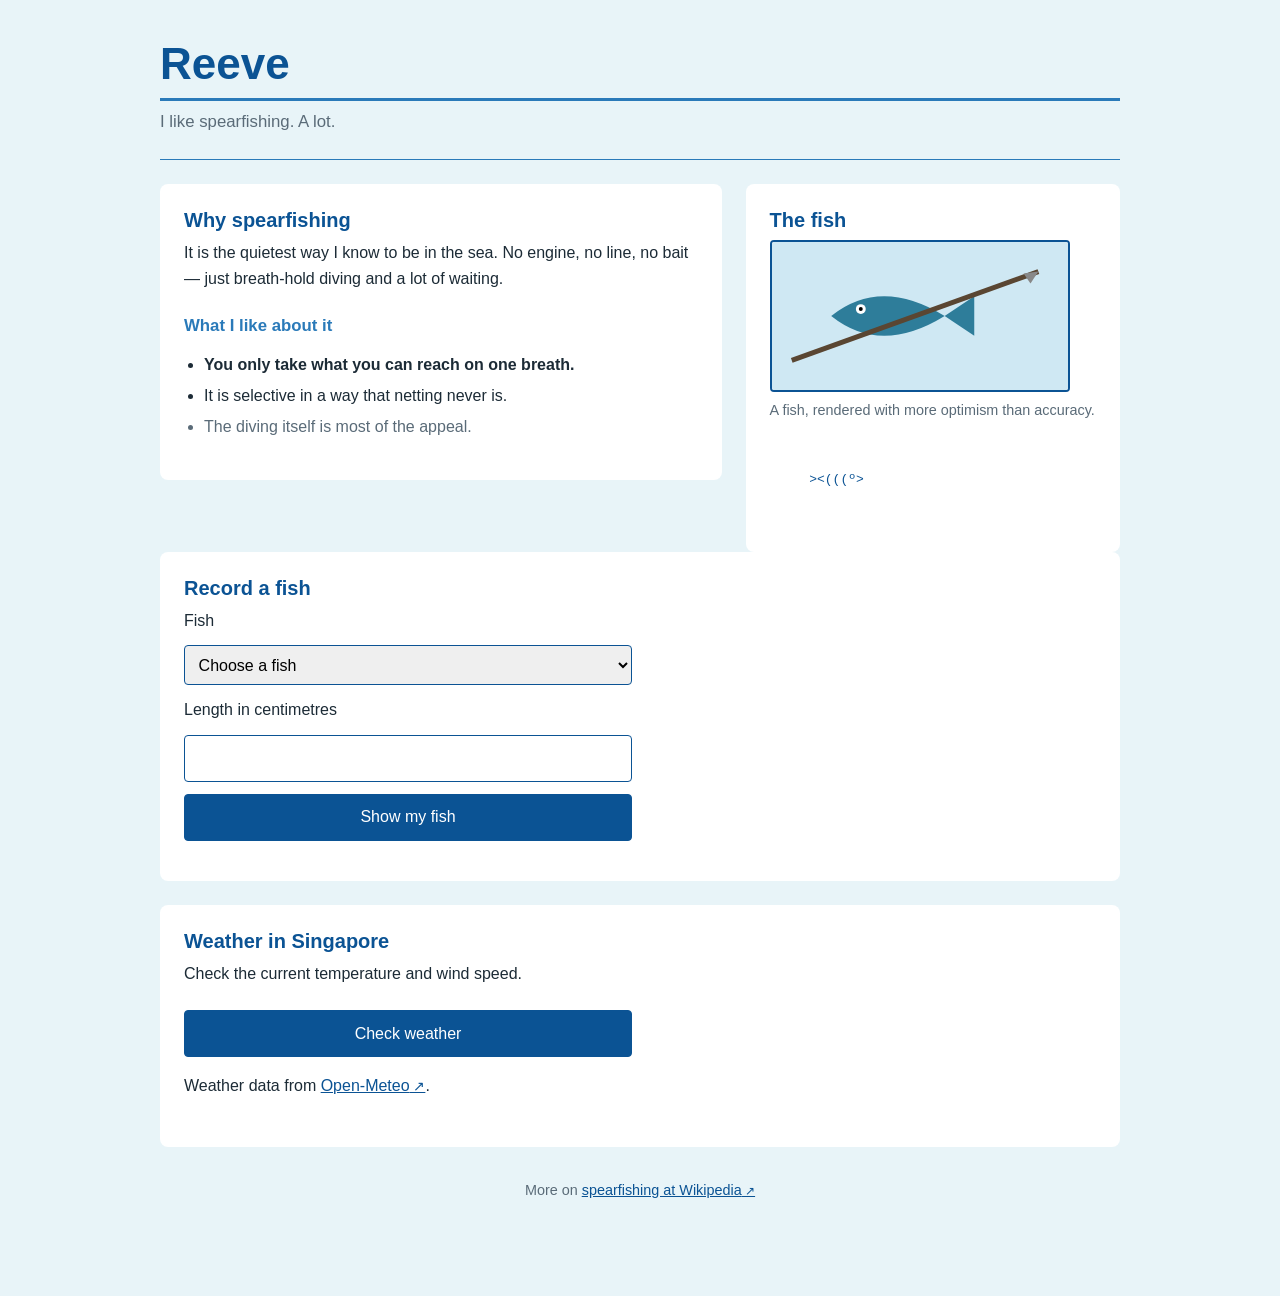
<file: index.html>
<!DOCTYPE html>
<html lang="en">
<head>
  <meta charset="UTF-8">
  <meta name="viewport" content="width=device-width, initial-scale=1">
  <title>Reeve — Spearfishing</title>
  <link rel="stylesheet" href="styles.css">
  <script src="script.js" defer></script>
</head>
<body>

<a class="skip-link" href="#main">Skip to main content</a>

<div class="wrapper">

  <header>
    <h1 id="site-title">Reeve</h1>
    <p class="intro">I like spearfishing. A lot.</p>
  </header>

  <hr>

  <main id="main">
    <div class="content">

      <section class="card">
        <h2>Why spearfishing</h2>
        <p>
          It is the quietest way I know to be in the sea. No engine, no line,
          no bait — just breath-hold diving and a lot of waiting.
        </p>
        <h3>What I like about it</h3>
        <ul class="facts">
          <li>You only take what you can reach on one breath.</li>
          <li>It is selective in a way that netting never is.</li>
          <li>The diving itself is most of the appeal.</li>
        </ul>
      </section>

      <section class="card">
        <h2>The fish</h2>
        <figure>
          <img src="fish.svg" alt="Simple line drawing of a fish, seen from the side"
               width="300" height="150">
          <figcaption>A fish, rendered with more optimism than accuracy.</figcaption>
        </figure>
        <pre aria-label="ASCII art of a fish">  &gt;&lt;(((º&gt;</pre>
      </section>

    </div>
    <!-- Form added with OpenAI Codex assistance, 20 October 2026. -->
    <section class="card">
      <h2>Record a fish</h2>
      <form id="fish-form">
        <label for="fish-name">Fish</label>
        <select id="fish-name" name="fish" required>
          <option value="">Choose a fish</option>
          <option value="mackerel">Mackerel</option>
          <option value="bass">Bass</option>
          <option value="pollock">Pollock</option>
        </select>

        <label for="fish-length">Length in centimetres</label>
        <input id="fish-length" name="length" type="number" min="1" max="500" step="1" required>

        <button type="submit">Show my fish</button>
      </form>
      <p id="fish-result" role="status"></p>
      <noscript>Turn on JavaScript to show your fish summary.</noscript>
    </section>
    <section class="card weather-card">
      <h2>Weather in Singapore</h2>
      <p>Check the current temperature and wind speed.</p>
      <button id="weather-button" type="button">Check weather</button>
      <p id="weather-status" role="status"></p>

      <p>Weather data from <a href="https://open-meteo.com/">Open-Meteo</a>.</p>
    </section>
  </main>

  <footer>
    <p>
      More on
      <a href="https://en.wikipedia.org/wiki/Spearfishing">spearfishing at Wikipedia</a>
    </p>
  </footer>

</div>

</body>
</html>
</file>
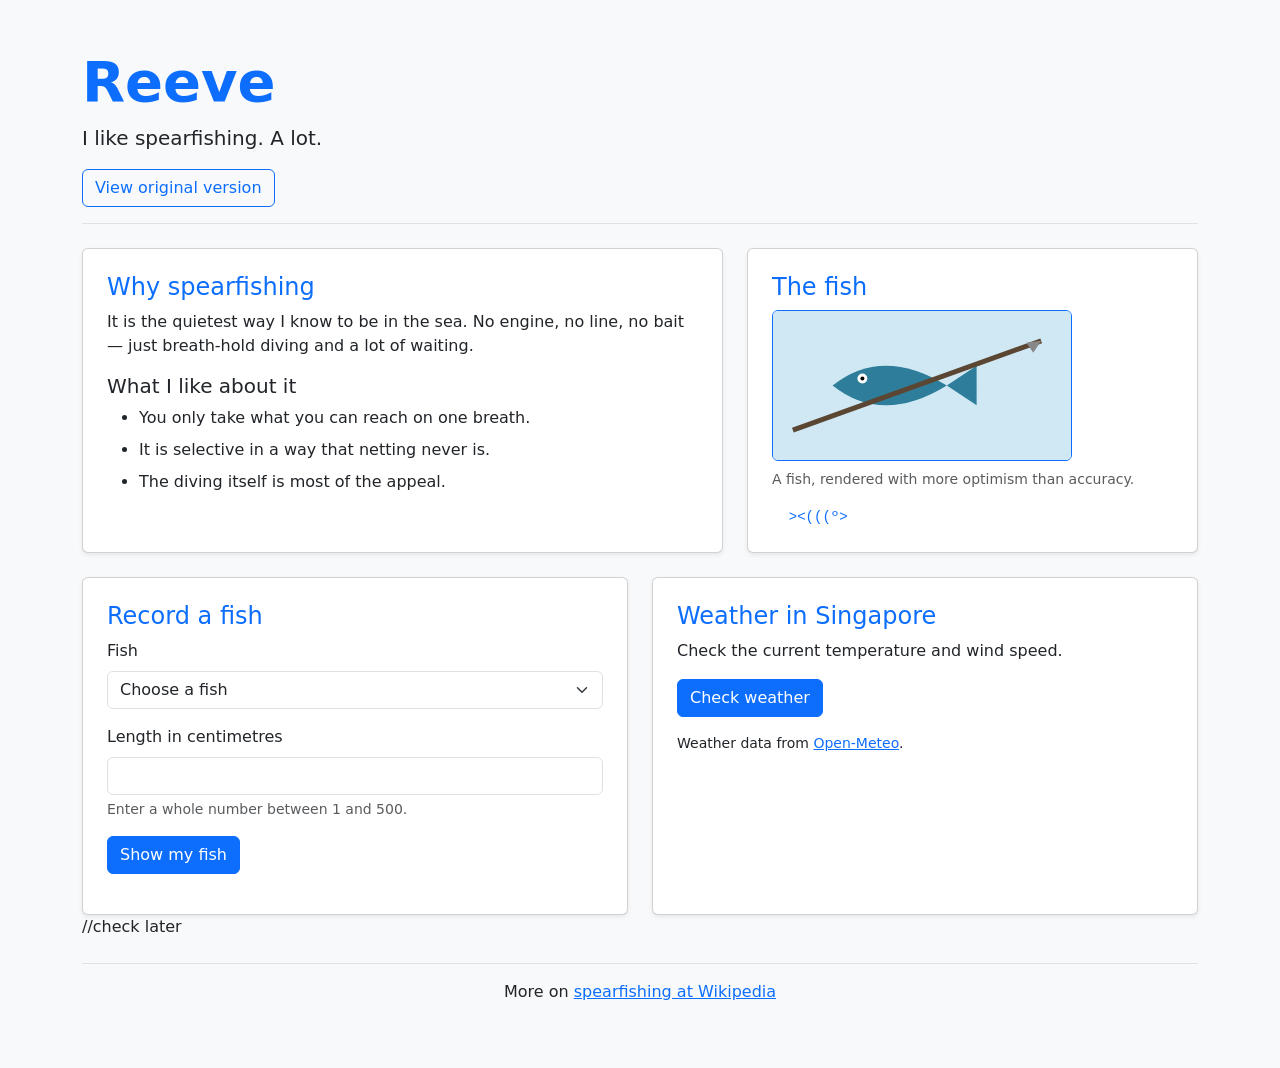
<file: bootstrap/index.html>
<!DOCTYPE html>
<html lang="en">
<head>
  <meta charset="UTF-8">
  <meta name="viewport" content="width=device-width, initial-scale=1">
  <title>Reeve — Bootstrap Spearfishing...</title>
  <link href="https://cdn.jsdelivr.net/npm/bootstrap@5.3.8/dist/css/bootstrap.min.css" rel="stylesheet" integrity="sha384-sRIl4kxILFvY47J16cr9ZwB07vP4J8+LH7qKQnuqkuIAvNWLzeN8tE5YBujZqJLB" crossorigin="anonymous">
  <script src="script.js" defer></script>
</head>


<body class="bg-body-tertiary">
  <a class="visually-hidden-focusable d-inline-block p-3" href="#main">Skip to main content</a>
  <div class="container py-4 py-md-5">
    <header class="border-bottom pb-3 mb-4">
      <h1 class="display-4 fw-bold text-primary">Reeve</h1>
      <p class="lead">I like spearfishing. A lot.</p>
      <a href="../" class="btn btn-outline-primary">View original version</a>
    </header>

    <main id="main" tabindex="-1">
      <div class="row g-4">
        <div class="col-12 col-md-7">
          <section class="card h-100 shadow-sm">
            <div class="card-body p-4">
              <h2 class="h4 text-primary">Why spearfishing</h2>
              <p>It is the quietest way I know to be in the sea. No engine, no line, no bait — just breath-hold diving and a lot of waiting.</p>
              <h3 class="h5">What I like about it</h3>
              <ul class="mb-0">
                <li class="mb-2">You only take what you can reach on one breath.</li>
                <li class="mb-2">It is selective in a way that netting never is.</li>
                <li>The diving itself is most of the appeal.</li>
              </ul>
            </div>
          </section>
        </div>
        <div class="col-12 col-md-5">
          <section class="card h-100 shadow-sm">
            <div class="card-body p-4">
              <h2 class="h4 text-primary">The fish</h2>
              <figure class="figure mb-0">
                <img class="figure-img img-fluid rounded border border-primary" src="fish.svg" alt="Simple line drawing of a fish, seen from the side" width="300" height="150">
                <figcaption class="figure-caption">A fish, rendered with more optimism than accuracy.</figcaption>
              </figure>
              <pre class="text-primary mt-3 mb-0" aria-label="ASCII art of a fish">  &gt;&lt;(((º&gt;</pre>
            </div>
          </section>
        </div>
        <div class="col-12 col-lg-6">
          <section class="card h-100 shadow-sm">
            <div class="card-body p-4">
              <h2 class="h4 text-primary">Record a fish</h2>
              <form id="fish-form">
                <div class="mb-3">
                  <label class="form-label" for="fish-name">Fish</label>
                  <select class="form-select" id="fish-name" name="fish" required>
                    <option value="">Choose a fish</option>
                    <option value="mackerel">Mackerel</option>
                    <option value="bass">Bass</option>
                    <option value="pollock">Pollock</option>
                  </select>
                </div>
                <div class="mb-3">
                  <label class="form-label" for="fish-length">Length in centimetres</label>
                  <input class="form-control" id="fish-length" name="length" type="number" min="1" max="500" step="1" aria-describedby="length-help" required>
                  <div id="length-help" class="form-text">Enter a whole number between 1 and 500.</div>
                </div>
                <button class="btn btn-primary" type="submit">Show my fish</button>
              </form>
              <p id="fish-result" class="mt-3 mb-0" role="status"></p>
            </div>
          </section>
        </div>
        <div class="col-12 col-lg-6">
          <section class="card h-100 shadow-sm">
            <div class="card-body p-4">
              <h2 class="h4 text-primary">Weather in Singapore</h2>
              <p>Check the current temperature and wind speed.</p>
              <button class="btn btn-primary" id="weather-button" type="button">Check weather</button>
              <p id="weather-status" class="mt-3" role="status"></p>
              <p class="small mb-0">Weather data from <a href="https://open-meteo.com/">Open-Meteo</a>.</p>
            </div>
          </section>
        </div>
      </div>
      <noscript><p class="alert alert-warning mt-4">Turn on JavaScript to use the fish summary and weather features.</p></noscript>
    </main>
    //check later
    <footer class="text-center mt-4 pt-3 border-top">
      <p>More on <a href="https://en.wikipedia.org/wiki/Spearfishing">spearfishing at Wikipedia</a></p>
    </footer>
  </div>
</body>
</html>
</file>
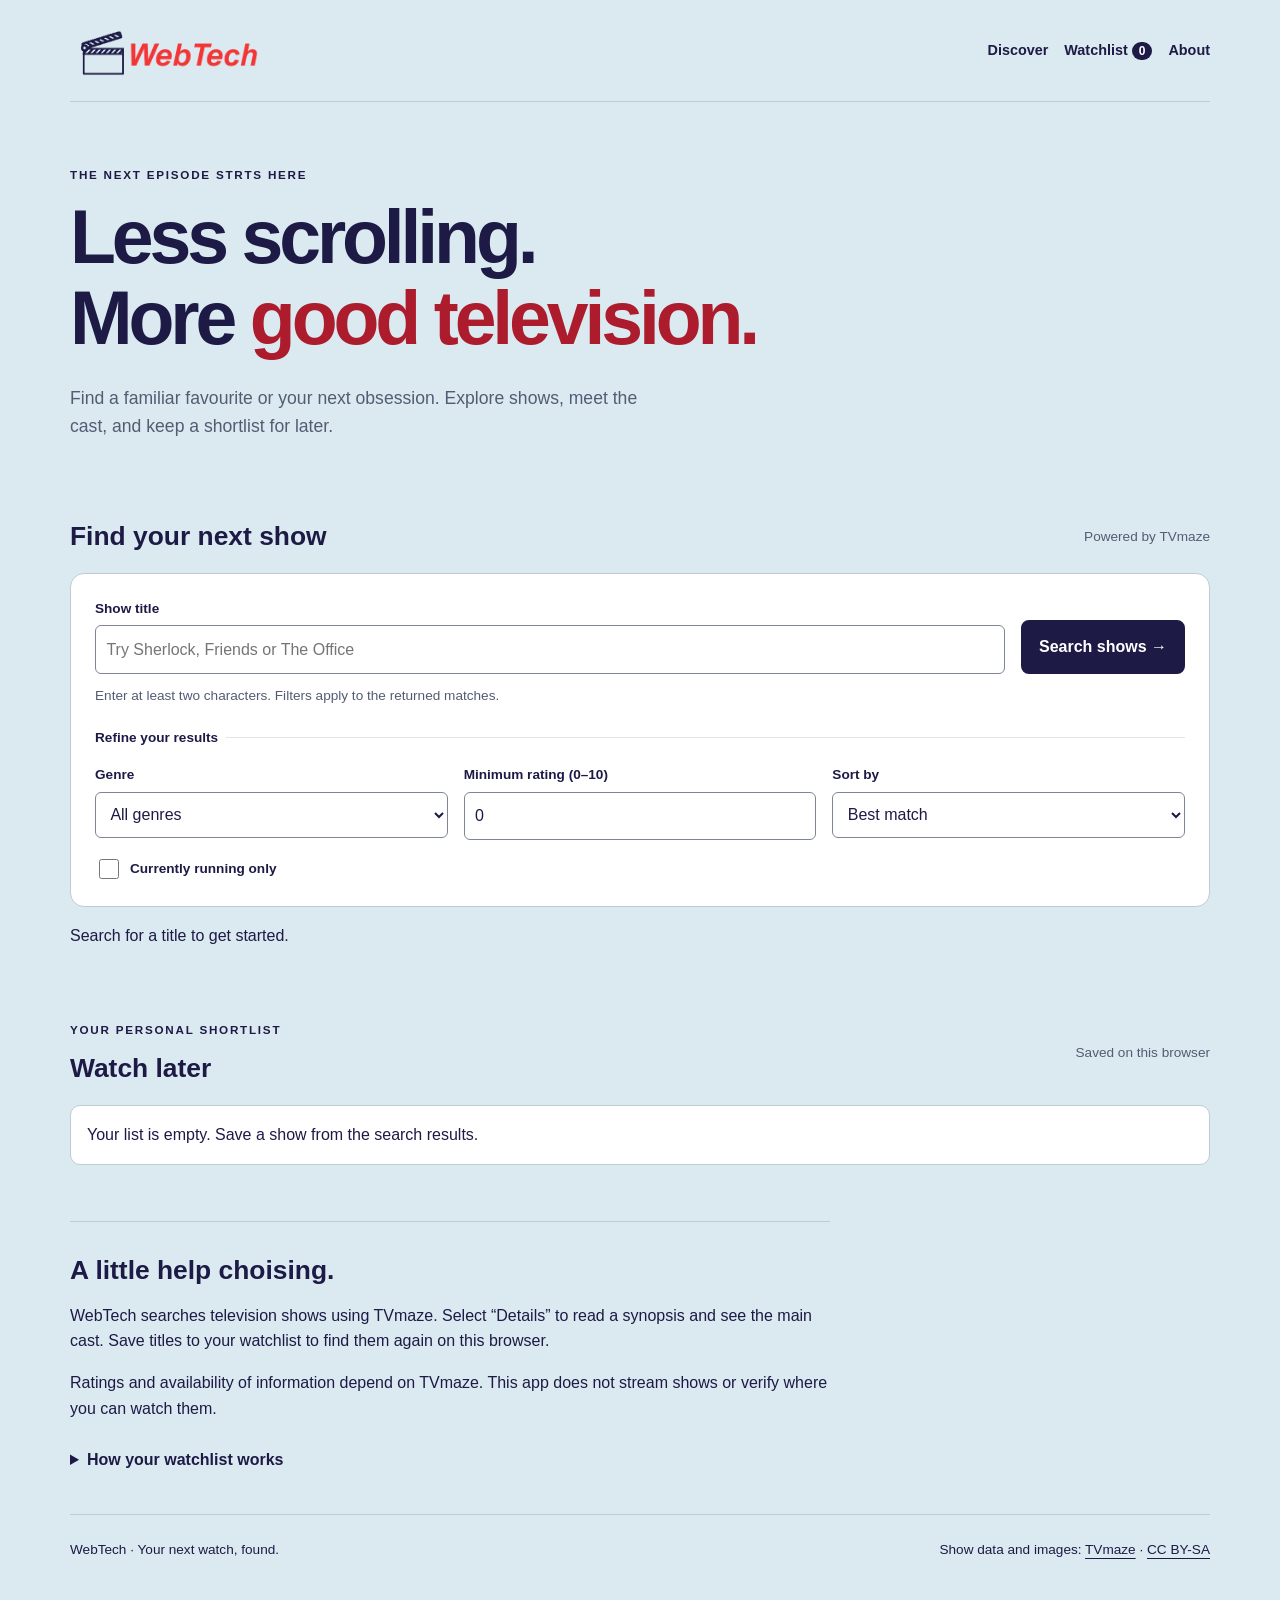
<file: webtech/index.html>
<!doctype html>
<html lang="en">
<head>
<meta charset="utf-8">
<meta name="viewport" content="width=device-width, initial-scale=1">
<meta name="description" content="Find television shows, explore their casts, and build a personal watchlist with WebTech.">
<title>WebTech | Find your next show</title>
<link rel="stylesheet" href="styles.css">
<script src="app.js" defer></script>
</head>
<body>
<a class="skip-link" href="#main">Skip to main content</a>
<header class="site-header wrap">
<a href="./" aria-label="WebTech home"><img class="logo" src="logo.png" width="468" height="146" alt="WebTech"></a>
<nav aria-label="Main navigation"><a href="#discover">Discover</a><a href="#watchlist">Watchlist <span id="saved-count">0</span></a><a href="#about">About</a></nav>
</header>
<main id="main" tabindex="-1" class="wrap">
<section class="hero" aria-labelledby="hero-title">
<p class="eyebrow">THE NEXT EPISODE STRTS HERE</p>
<h1 id="hero-title">Less scrolling.<br>More <em>good television.</em></h1>
<p class="hero-copy">Find a familiar favourite or your next obsession. Explore shows, meet the cast, and keep a shortlist for later.</p>
</section>
<section id="discover" aria-labelledby="search-title">
<div class="section-heading"><h2 id="search-title">Find your next show</h2><span class="subtle">Powered by TVmaze</span></div>
<form id="search-form" class="search-panel">
<div class="search-row"><div class="field grow"><label for="query">Show title</label><input id="query" name="query" type="search" placeholder="Try Sherlock, Friends or The Office" minlength="2" maxlength="80" required aria-describedby="search-help"></div><button id="search-button" type="submit">Search shows <span aria-hidden="true">→</span></button></div>
<p id="search-help" class="hint">Enter at least two characters. Filters apply to the returned matches.</p>
<fieldset class="filters"><legend>Refine your results</legend>
<div class="field"><label for="genre">Genre</label><select id="genre" name="genre"><option value="">All genres</option></select></div>
<div class="field"><label for="rating">Minimum rating (0–10)</label><input id="rating" name="rating" type="number" min="0" max="10" step="0.5" value="0" required></div>
<div class="field"><label for="sort">Sort by</label><select id="sort" name="sort"><option value="relevance">Best match</option><option value="rating">Highest rated</option><option value="name">Title A–Z</option></select></div>
<label class="check"><input id="running" type="checkbox" name="running"> Currently running only</label>
</fieldset>
</form>
<p id="search-status" role="status" aria-live="polite">Search for a title to get started.</p>
<div id="results" class="show-grid" aria-busy="false"></div>
</section>
<section id="watchlist" class="saved-section" aria-labelledby="watch-title"><div class="section-heading"><div><p class="eyebrow">YOUR PERSONAL SHORTLIST</p><h2 id="watch-title">Watch later</h2></div><span class="subtle">Saved on this browser</span></div><p id="storage-status" role="status"></p><ul id="saved-list" class="saved-list"></ul></section>
<section id="about" class="about" aria-labelledby="about-title"><h2 id="about-title">A little help choising.</h2><p>WebTech searches television shows using TVmaze. Select “Details” to read a synopsis and see the main cast. Save titles to your watchlist to find them again on this browser.</p><p>Ratings and availability of information depend on TVmaze. This app does not stream shows or verify where you can watch them.</p><details><summary>How your watchlist works</summary><p>Only show IDs and titles are saved in this browser’s local storage. There is no account or server-side watchlist. Clearing browser data removes the list. Search terms are sent to TVmaze when you search.</p></details></section>
<noscript><p class="notice">Enable JavaScript to search shows and use the watchlist.</p></noscript>
</main>
<footer class="wrap site-footer"><p>WebTech · Your next watch, found.</p><p>Show data and images: <a href="https://www.tvmaze.com/">TVmaze</a> · <a href="https://creativecommons.org/licenses/by-sa/4.0/">CC BY-SA</a></p></footer>
<dialog id="show-dialog" aria-labelledby="detail-title"><div class="dialog-top"><h2 id="detail-title">Show details</h2><button id="close-dialog" class="secondary" type="button">Close</button></div><p id="detail-status" role="status"></p><div id="detail-content"></div></dialog>
</body>
</html>
</file>
<file: styles.css>
/* Responsive refinements assisted by OpenAI Codex, 20 October 2026. */
/* Reeve — Web Technologies
   Mobile-first stylesheet. Base rules target small screens;
   the media queries below layer on wider layouts. */

:root {
  --deep:    #0b5394;
  --mid:     #2a7ab9;
  --surface: #e8f4f8;
  --card:    #ffffff;
  --ink:     #1c2b36;
  --muted:   #5a6b78;
  --space:   1rem;
}

*,
*::before,
*::after {
  box-sizing: border-box;
}

body {
  margin: 0;
  padding: clamp(1rem, 3vw, 2.5rem);
  font-family: Arial, Helvetica, sans-serif;
  line-height: 1.6;
  color: var(--ink);
  background-color: var(--surface);
}

/* Skip link — visible only once focused by keyboard */
.skip-link {
  position: absolute;
  left: -9999px;
}

.skip-link:focus {
  left: var(--space);
  top: var(--space);
  z-index: 10;
  padding: 0.5rem 1rem;
  background: var(--card);
  border: 2px solid var(--deep);
}

/* Type scale */
h1,
h2,
h3 {
  color: var(--deep);
  line-height: 1.2;
  margin-block: 0 0.5rem;
}

h1 {
  font-size: 1.75rem;
}

h2 {
  font-size: 1.25rem;
  font-weight: 600;
}

h3 {
  font-size: 1.05rem;
  color: var(--mid);
}

p {
  margin-block: 0 var(--space);
}

/* Class selector */
.intro {
  color: var(--muted);
  font-size: 1.05rem;
}

/* ID selector */
#site-title {
  border-bottom: 3px solid var(--mid);
  padding-bottom: 0.4rem;
}

/* Layout wrapper */
.wrapper {
  max-width: 60rem;
  margin-inline: auto;
  overflow-wrap: anywhere;
}

.content {
  display: grid;
  gap: var(--space);
}

.card {
  background: var(--card);
  border-radius: 8px;
  padding: var(--space);
  min-width: 0;
}

/* Descendant + child selectors */
.card > h2 {
  margin-block-start: 0;
}

.facts li {
  margin-block-end: 0.35rem;
}

/* Pseudo-class: alternate row shading, and first item emphasis */
.facts li:nth-child(odd) {
  color: var(--muted);
}

.facts li:first-child {
  font-weight: 600;
  color: var(--ink);
}

figure {
  margin: 0 0 var(--space);
}

img {
  max-width: 100%;
  height: auto;
  display: block;
  border: 2px solid var(--deep);
  border-radius: 4px;
}

figcaption {
  font-size: 0.9rem;
  color: var(--muted);
  margin-block-start: 0.4rem;
}

pre {
  color: var(--deep);
  background: var(--card);
  padding: var(--space);
  border-radius: 4px;
  overflow-x: auto;
}

/* Attribute selector — flag links that leave the site */
a[href^="http"]::after {
  content: " ↗";
  font-size: 0.85em;
}

a {
  color: var(--deep);
}

a:hover,
a:focus-visible {
  color: var(--mid);
}

/* Visible focus ring for keyboard users */
a:focus-visible,
.skip-link:focus-visible {
  outline: 3px solid var(--mid);
  outline-offset: 2px;
}

hr {
  border: 0;
  border-top: 1px solid var(--mid);
  margin-block: 1.5rem;
}

footer {
  font-size: 0.9rem;
  color: var(--muted);
  text-align: center;
  padding-block: var(--space);
}

/* ---- Tablet and up ---- */
@media (min-width: 48rem) {
  :root {
    --space: 1.5rem;
  }

  h1 {
    font-size: 2.25rem;
  }

  .content {
    display: grid;
    grid-template-columns: minmax(0, 3fr) minmax(0, 2fr);
    gap: var(--space);
    align-items: start;
  }
}

/* ---- Desktop ---- */
@media (min-width: 64rem) {
  h1 {
    font-size: 2.75rem;
  }
}

/* Respect users who ask for less motion */
@media (prefers-reduced-motion: reduce) {
  * {
    transition: none !important;
    animation: none !important;
  }
}

/* Keep list indentation comfortable on narrow screens. */
.facts {
  padding-inline-start: 1.25rem;
}

footer a {
  display: inline-block;
  padding-block: 0.5rem;
}




/* Simple form styling — assisted by OpenAI Codex. */
#fish-form {
  display: grid;
  gap: 0.75rem;
  max-width: 28rem;
}

input, select, button {
  font: inherit;
  padding: 0.6rem;
  width: 100%;
  min-width: 0;
  border: 1px solid var(--deep);
  border-radius: 4px;
}

button {
  color: white;
  background: var(--deep);
  cursor: pointer;
}

input:focus-visible, select:focus-visible, button:focus-visible {
  outline: 3px solid var(--mid);
  outline-offset: 2px;
}

#fish-result {
  margin-block: 1rem 0;
}

.weather-card {
  margin-block-start: var(--space);
}

.weather-card button {
  max-width: 28rem;
}

#weather-status {
  margin-block: 1rem;
}



button:disabled {
  opacity: 0.65;
  cursor: wait;
}
</file>
<file: webtech/styles.css>
/* Custom mobile-first styling for WebTech. Branding supplied in the assessment brief. */
:root { --ink:#1d1a45; --accent:#f33535; --paper:#dbeaf1; --muted:#535c73; --line:#bdcbd5; }
* { box-sizing:border-box; }
html { scroll-behavior:smooth; scroll-padding-top:1rem; }
body { margin:0; font-family:Arial,Helvetica,sans-serif; background:var(--paper); color:var(--ink); line-height:1.6; }
.wrap { width:min(1140px, calc(100% - 2rem)); margin-inline:auto; }
a { color:var(--ink); text-underline-offset:4px; }
a:hover { color:#a81725; }
button,input,select { font:inherit; }
button { border:2px solid var(--ink); border-radius:8px; background:var(--ink); color:white; padding:.75rem 1rem; cursor:pointer; font-weight:700; min-height:46px; }
button:hover { background:#383265; }
button:disabled { opacity:.65; cursor:wait; }
.secondary { background:white; color:var(--ink); }
.secondary:hover { background:#eef3f6; }
button[aria-pressed="true"] { background:#e4f0e8; color:#16442b; border-color:#577964; }
:focus-visible { outline:3px solid #a81725; outline-offset:4px; }
.skip-link { position:absolute; left:1rem; top:-100px; padding:.75rem; background:white; z-index:5; }
.skip-link:focus { top:1rem; }
.site-header { display:flex; flex-wrap:wrap; align-items:center; justify-content:space-between; gap:1rem; padding-block:1.2rem; border-bottom:1px solid var(--line); }
.logo { display:block; width:200px; height:auto; }
nav { display:flex; flex-wrap:wrap; gap:1rem; }
nav a { font-size:.9rem; font-weight:bold; padding-block:.5rem; text-decoration:none; }
#saved-count { background:var(--ink); color:white; border-radius:20px; padding:2px 7px; font-size:.75rem; }
.hero { padding-block:3rem; max-width:850px; }
.eyebrow { font-size:.73rem; font-weight:700; letter-spacing:.15em; margin:0 0 .8rem; }
h1 { font-size:clamp(2.4rem,6vw,4.7rem); line-height:1.08; letter-spacing:-.055em; margin:0 0 1.5rem; }
h1 em { font-style:normal; color:#ac1c2c; }
.hero-copy { font-size:1.1rem; max-width:590px; color:var(--muted); }
h2 { font-size:1.65rem; line-height:1.25; margin:0; }
h3 { line-height:1.3; }
p { margin:0 0 1rem; }
.section-heading { display:flex; flex-wrap:wrap; gap:.75rem; align-items:center; justify-content:space-between; margin-bottom:1.25rem; }
.subtle,.hint { font-size:.85rem; color:var(--muted); }
.search-panel { background:#fff; border:1px solid var(--line); border-radius:14px; padding:1.25rem; }
.search-row { display:flex; flex-direction:column; gap:1rem; }
.field { display:flex; flex-direction:column; min-width:0; gap:.35rem; }
label,legend { font-size:.85rem; font-weight:700; }
input:not([type="checkbox"]),select { border:1px solid #7d8597; border-radius:6px; background:white; color:var(--ink); min-width:0; width:100%; min-height:46px; padding:.65rem; }
input[type="checkbox"] { width:20px; height:20px; accent-color:var(--ink); }
.hint { margin:.7rem 0 1.25rem; }
.filters { border:0; border-top:1px solid #e0e5ec; padding:1rem 0 0; margin:0; display:grid; gap:1rem; }
legend { padding:0 .5rem 0 0; }
.check { display:flex; align-items:center; gap:.5rem; }
#search-status { padding-block:1rem; margin:0; }
.show-grid { display:grid; gap:1rem; }
.show-card { background:white; border:1px solid var(--line); border-radius:12px; overflow:hidden; display:flex; flex-direction:column; min-width:0; }
.poster { background:#c4d3de; aspect-ratio:2/3; width:100%; display:flex; align-items:center; justify-content:center; color:var(--muted); overflow:hidden; }
.poster img { width:100%; height:100%; object-fit:cover; }
.card-body { padding:1rem; display:flex; flex-direction:column; flex:1; }
.card-body h3 { margin:0 0 .5rem; font-size:1.2rem; overflow-wrap:anywhere; }
.meta { font-size:.85rem; color:var(--muted); }
.card-actions { display:flex; flex-wrap:wrap; gap:.5rem; margin-top:auto; padding-top:.5rem; }
.card-actions button { flex:1; font-size:.85rem; }
.saved-section { margin-block:3.5rem; }
.saved-list { list-style:none; padding:0; margin:0; display:grid; gap:.75rem; }
.saved-list li { background:#fff; border:1px solid var(--line); padding:1rem; border-radius:10px; display:flex; flex-wrap:wrap; align-items:center; gap:.75rem; }
.saved-list .saved-name { flex:1; min-width:140px; }
.about { border-top:1px solid var(--line); padding-block:2rem; max-width:760px; }
.about h2 { margin-bottom:1rem; }
summary { cursor:pointer; font-weight:bold; padding:.6rem 0; }
.site-footer { border-top:1px solid var(--line); padding-block:1.5rem; font-size:.85rem; }
dialog { width:min(700px,calc(100% - 2rem)); max-height:85vh; overflow:auto; border:1px solid var(--line); border-radius:16px; padding:1.5rem; color:var(--ink); }
dialog::backdrop { background:rgb(15 18 40 / .65); }
.dialog-top { display:flex; align-items:start; justify-content:space-between; gap:1rem; margin-bottom:1rem; }
.dialog-top h2 { overflow-wrap:anywhere; }
#detail-content ul { padding-left:1.3rem; }
#detail-content li:nth-child(even) { background:#eef3f6; }
a[href^="https://"] { text-decoration-thickness:1px; }
.notice { padding:1rem; background:white; border-left:4px solid #a81725; }
@media (min-width:30rem) { .show-grid { grid-template-columns:repeat(2,minmax(0,1fr)); } }
@media (min-width:48rem) { .hero { padding-block:4rem; } .search-row { flex-direction:row; align-items:end; } .grow { flex:1; } .filters { grid-template-columns:repeat(3,minmax(0,1fr)); } .check { grid-column:1/-1; } .show-grid { grid-template-columns:repeat(3,minmax(0,1fr)); } .search-panel { padding:1.5rem; } .site-footer { display:flex; justify-content:space-between; gap:1rem; } }
@media (min-width:64rem) { .show-grid { grid-template-columns:repeat(4,minmax(0,1fr)); } }
@media (prefers-reduced-motion:reduce) { html { scroll-behavior:auto; } }
</file>
